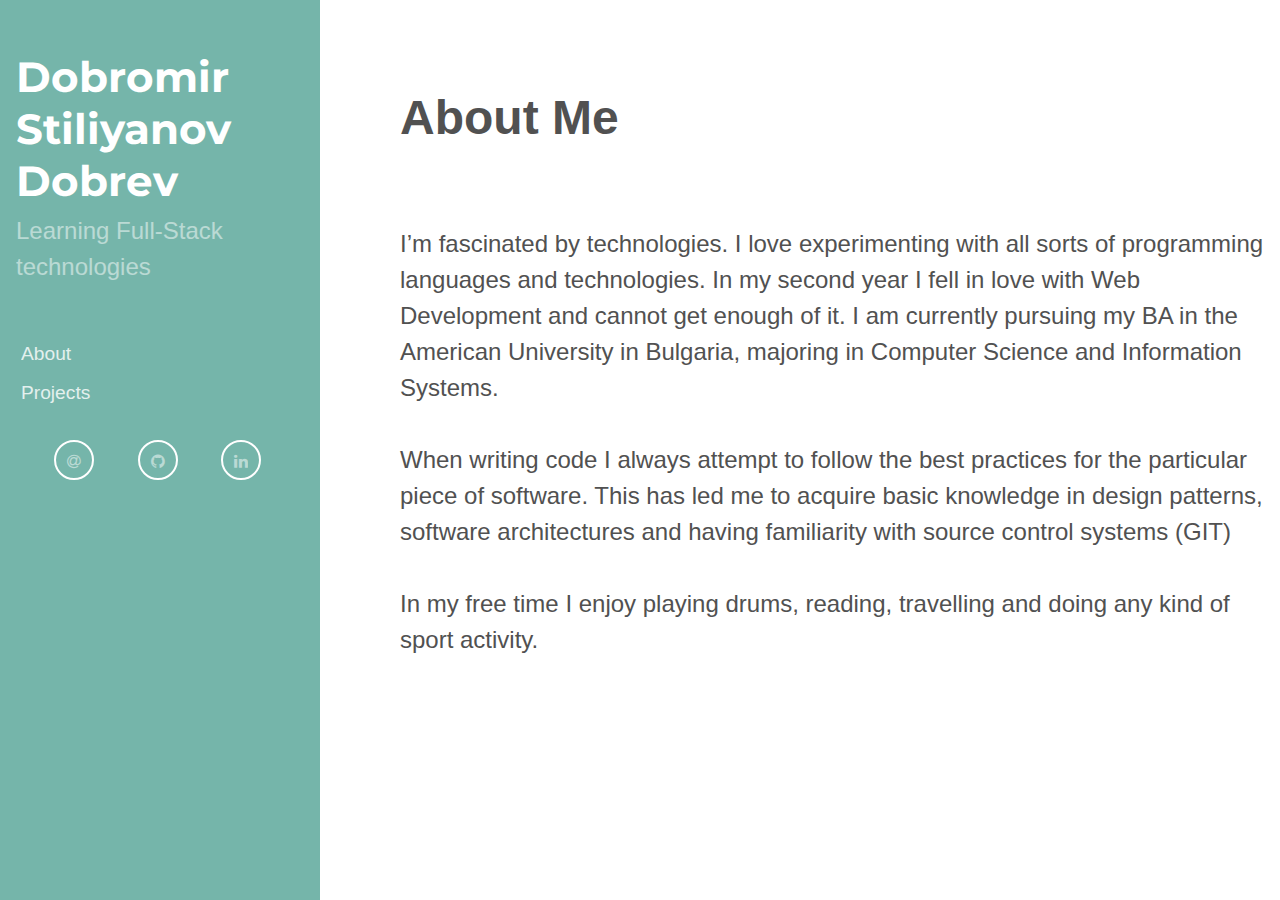
<file: about.html>
<!DOCTYPE html>
<html lang="en">
<head>
      <!--
    Design Inspired by Anjana Vakil
    https://vakila.github.io/
-->
    <meta charset="UTF-8">
    <meta name="viewport" content="width=device-width, initial-scale=1.0">
    <title>About me &middot; Dobromir Stiliyanov Dobrev</title>
    <link rel="stylesheet" href="http://fonts.googleapis.com/css?family=PT+Sans:400,400italic,700|Abril+Fatface">
    <link rel="stylesheet" href="https://maxcdn.bootstrapcdn.com/font-awesome/4.4.0/css/font-awesome.min.css">
    <link href='https://fonts.googleapis.com/css?family=Montserrat:400,700' rel='stylesheet' type='text/css'>
    <link rel="stylesheet" href="style.css">
</head>
<body>

<!--Left Side-->
<div id="left_side">
        <a href="index.html"id="name">Dobromir Stiliyanov Dobrev</a>
        <div id="saying">Learning Full-Stack technologies</div>
    <nav id="left_side_nav">
        <a id ="about" href="about.html">About</a>
        <a id="projects"href="projects.html">Projects</a>
    </nav>
    <!--Social Media-->
    <ul class="list-inline" id="sidebar-buttons">
        <li>
            <a href="mailto:dobromirdobrev1999@gmail.com" class="btn-social btn-outline" title="E-Mail me">
                <i class="fa fa-fw fa-at"></i>
            </a>
        </li>
        <li>
            <a href="https://github.com/Dobri991" target="_blank" class="btn-social btn-outline" title="dobri991 on GitHub">
                <i class="fa fa-fw fa-github"></i>
            </a>
        </li>
        <li>
            <a href="https://www.linkedin.com/in/dobromir-dobrev-7965731a6/" target="_blank" class="btn-social btn-outline" title="Dobromir Dobrev on LinkedIn">
                <i class="fa fa-fw fa-linkedin"></i>
            </a>
        </li>
    </ul>
</div>
<!--Right side-->
<div id="right_side">
    <h1>About Me</h1> <br><br>

    <p>I’m fascinated by technologies. I love experimenting with all sorts of programming languages and technologies. In my second year I fell in love with Web Development and cannot get enough of it.
        I am currently pursuing my BA in the American University in Bulgaria, majoring in Computer Science and Information Systems. 
        </p>
        <br>
        <p>
            When writing code I always attempt to follow the best practices for the particular piece of software.
            This has led me to acquire basic knowledge in design patterns, software architectures and having familiarity with source control systems (GIT)
        </p>
        <br>
        <p>In my free time I enjoy playing drums, reading, travelling and doing any kind of sport activity.</p>
</div>

</body>
</html>
</file>
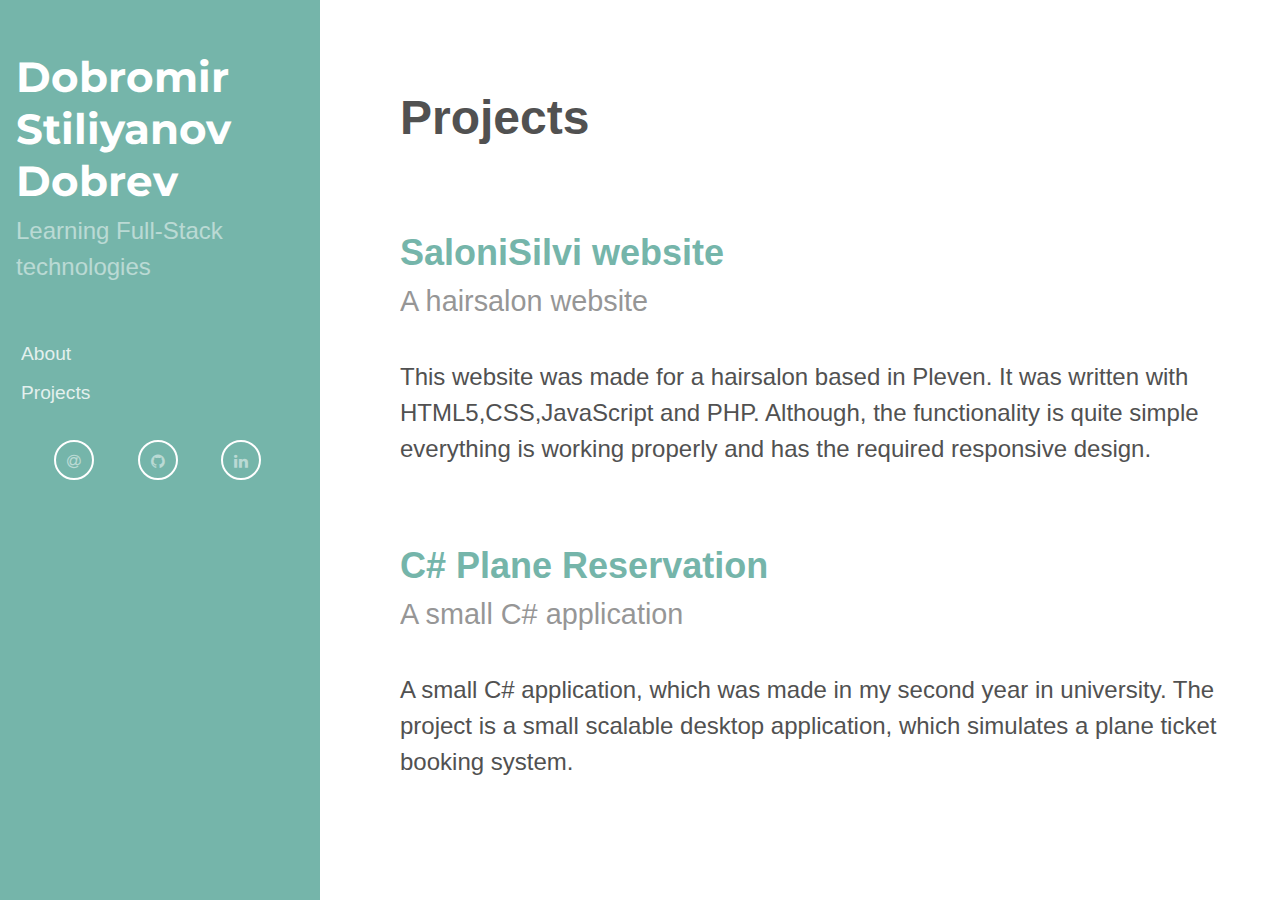
<file: projects.html>
<!DOCTYPE html>
<html lang="en">
<head>
    <meta charset="UTF-8">
    <meta name="viewport" content="width=device-width, initial-scale=1.0">
    <title>Projects &middot; Dobromir Stiliyanov Dobrev</title>
  <!--
    Design Inspired by Anjana Vakil
    https://vakila.github.io/
-->
    <link rel="stylesheet" href="http://fonts.googleapis.com/css?family=PT+Sans:400,400italic,700|Abril+Fatface">
    <link rel="stylesheet" href="https://maxcdn.bootstrapcdn.com/font-awesome/4.4.0/css/font-awesome.min.css">
    <link href='https://fonts.googleapis.com/css?family=Montserrat:400,700' rel='stylesheet' type='text/css'>
    <link rel="stylesheet" href="style.css">
</head>
<body>

<div id="left_side">
        <a href="index.html"id="name">Dobromir Stiliyanov Dobrev</a>
        <div id="saying">Learning Full-Stack technologies</div>
    <nav id="left_side_nav">
        <a id ="about" href="about.html">About</a>
        <a id="projects"href="projects.html">Projects</a>
    </nav>
    <!--Social Media-->
    <ul class="list-inline" id="sidebar-buttons">
        <li>
            <a href="mailto:dobromirdobrev1999@gmail.com" class="btn-social btn-outline" title="E-Mail me">
                <i class="fa fa-fw fa-at"></i>
            </a>
        </li>
        <li>
            <a href="https://github.com/Dobri991" target="_blank" class="btn-social btn-outline" title="dobri991 on GitHub">
                <i class="fa fa-fw fa-github"></i>
            </a>
        </li>
        <li>
            <a href="https://www.linkedin.com/in/dobromir-dobrev-7965731a6/" target="_blank" class="btn-social btn-outline" title="Dobromir Dobrev on LinkedIn">
                <i class="fa fa-fw fa-linkedin"></i>
            </a>
        </li>
    </ul>
</div>
    <div id="right_side">
        <h1>Projects</h1>
        <!--Projects-->
        <div id="projects">
            <div class="project post">
                <br><br>
                <h2><a href="http://salonisilvi.com/MainPage/index.php">SaloniSilvi website</a></h2>
               <p id="project_info">A hairsalon website</p>
               <br>
               <p>This website was made for a hairsalon based in Pleven. It was written with HTML5,CSS,JavaScript and PHP. Although, the functionality is quite simple
                   everything is working properly and has the required responsive design.
               </p>
            </div>
            <div id="projects">
                <div class="project post">
                    <br><br>
                    <h2><a href="https://github.com/Dobri991/C--Flight">C# Plane Reservation</a></h2>
                   <p id="project_info">A small C# application</p>
                   <br>
                   <p>A small C# application, which was made in my second year in university. The project is a small scalable desktop application, which simulates a plane ticket booking system.
                   </p>
                </div>
        </div>  
    </div>

</body>
</html>
</file>
<file: style.css>
/*
    Design Inspired by Anjana Vakil
    https://vakila.github.io/
*/

*{
    padding: 0;
    margin: 0;
    box-sizing: border-box;
    -webkit-appearance: auto;
}
html {
    -webkit-appearance: auto;
    text-rendering: optimizeLegibility;
    font-family: Helvetica, Arial, sans-serif;
    line-height: 1.5;
}
body {
    color: #515151;
    background-color: #fff;
    -webkit-text-size-adjust: 100%;
    -ms-text-size-adjust: 100%;
}

#left_side{
    overflow: hidden;
    position: fixed;
    width: 25%;
    float: left;
    height: 100%;
    padding: 2rem 1rem;
    background-color: #75b5aa;
    color: rgba(255,255,255,.5);
}
#name{
    padding-bottom: 5px;
    padding-top: 20px;
    font-family: "Montserrat", sans-serif;
    font-size: 4rem;    
    color: white;
    text-decoration: none;
    font-weight: bold;
    line-height: 1.25;
}
#saying{
    padding-bottom: 50px;
    font-size: 2rem;
    font-weight: 300;
    color: #fff;
    opacity: 0.5;
}
#left_side_nav{
    display: flex;
    flex-direction: column;
}
#left_side_nav #projects, #about{
    padding: 5px;
    text-decoration: none;
    color: #fff;
    opacity: 0.8;
    font-size: 1.2rem;
}

.list-inline {
    padding-left: 0;
    list-style: none;
    margin-left: -5px;
    display: flex;
    justify-content: space-evenly;
}/* Adapted from Alexandre Vicenzi https://alexandrevicenzi.com/ */
.btn-social {
    display: inline-block;
    border: 2px solid #fff;
    border-radius: 100%;
    text-align:center;
    width: 2.5em;
    height: 2.5em;
    font-size: 2em;
    line-height: 2.5em;
}
.btn-outline {
    margin-top: 3vh;
    border: solid 2px #fff;
    font-size: 1em;
}
a.btn-outline {
    color: inherit;
}
#left_side a:hover {
    opacity: 0.7;
    text-decoration: none;
}

#left_side a:active {
    opacity: 0.5;
    text-decoration: none;
}

#credits {
  font-size: 0.8em;
}

#credits a {
    opacity: 0.75;
    text-decoration: none;
}

/*a.btn-outline:active,*/
a.btn-outline:hover {
    opacity: .75;
    background: 0;
    color: #fff;
    overflow: hidden;
}

a.btn-outline:active {
    opacity: 1;
    background: #fff;
    color: inherit;
}

.blog-nav {
    margin-top: -2em;
    margin-bottom: .5em;
    text-align: center;
}
.fa {
    display: inline-block;
    font: normal normal normal 14px/1 FontAwesome;
    font-size: inherit;
    text-rendering: auto;
    -webkit-font-smoothing: antialiased;
    -moz-osx-font-smoothing: grayscale;
}
.fa-fw {
    width: 1.28571429em;
    text-align: center;
}
/*Right Side Functionality / Projects*/
#right_side{
    z-index: 1010101010;
    width: 70%;
    float: right;
    padding: 2rem 1rem;
   margin-top: 50px;
   padding-bottom: 20px;
   font-family: "Helvetica Neue", Helvetica, Arial, sans-serif;
   font-size: 1.5rem;
   line-height: 1.5;
}
.project a {
    text-decoration: none;
    color: #75b5aa;
}
.project a:hover{
    text-decoration: underline;
    color: #75b5aa;
}
#project_info{
    padding-bottom: 0px;
    font-size: 1.8rem;
    font-weight: 300;
    color: #515151;
    opacity: 0.6;
}
/*-----------------------------------------------------------*/
/*Media Queries for 600px screens*/
@media only screen and (max-width:600px){
    #left_side{
        height: 25rem;
    }
    #project_info{
        font-size: 1rem;
    }
    #name{
        padding-bottom: 5px;
        padding-top: 20px;
        font-family: "Montserrat", sans-serif;
        font-size: 2rem;    
    }
    #saying{
        padding-bottom: 0px;
        font-size: 1rem;
        font-weight: 300;
        color: #fff;
        opacity: 0.5;
    }
}
/*Media Queries for 800px screens*/
@media only screen and (max-width:800px){
    #project_info{
        padding-bottom: 0px;
        font-size: 1.2rem;
        font-weight: 300;
        color: #515151;
        opacity: 0.6;
    }
#left_side{
    overflow: hidden;
    position: relative;
    width: 100%;
    height: 24rem;
    padding: 2rem 1rem;
    background-color: #75b5aa;
    color: rgba(255,255,255,.5);
    text-align: left;
}
#name{
    padding-bottom: 5px;
    padding-top: 20px;
    font-family: "Montserrat", sans-serif;
    font-size: 2.8rem;    
    color: white;
    text-decoration: none;
    font-weight: bold;
    line-height: 1.25;
}
#saying{
    padding-bottom: 0px;
    font-size: 1.25rem;
    font-weight: 300;
    color: #fff;
    opacity: 0.5;
}
#left_side_nav{
    display: flex;
    flex-direction: column;
}
#left_side_nav #projects, #about{
    padding: 5px;
    text-decoration: none;
    color: #fff;
    opacity: 0.8;
}

.list-inline {
    padding-left: 0;
    list-style: none;
    margin-left: -5px;
    display: flex;
    justify-content: space-evenly;
}

/* Adapted from Alexandre Vicenzi https://alexandrevicenzi.com/ */
.btn-social {
    display: inline-block;
    border: 2px solid #fff;
    border-radius: 100%;
    text-align:center;
    width: 2.5em;
    height: 2.5em;
    font-size: 2em;
    line-height: 2.5em;
}
.btn-outline {
    margin-top: 3vh;
    border: solid 2px #fff;
    font-size: 1em;
}
a.btn-outline {
    color: inherit;
}
#left_side a:hover {
    opacity: 0.7;
    text-decoration: none;
}

#left_side a:active {
    opacity: 0.5;
    text-decoration: none;
}

#credits {
  font-size: 0.8em;
}

#credits a {
    opacity: 0.75;
    text-decoration: none;
}

/*a.btn-outline:active,*/
a.btn-outline:hover {
    opacity: .75;
    background: 0;
    color: #fff;
    overflow: hidden;
}

a.btn-outline:active {
    opacity: 1;
    background: #fff;
    color: inherit;
}

.blog-nav {
    margin-top: -2em;
    margin-bottom: .5em;
    text-align: center;
}
.fa {
    display: inline-block;
    font: normal normal normal 14px/1 FontAwesome;
    font-size: inherit;
    text-rendering: auto;
    -webkit-font-smoothing: antialiased;
    -moz-osx-font-smoothing: grayscale;
}
.fa-fw {
    width: 1.28571429em;
    text-align: center;
}
/*Right Side Functionality / Projects*/
#right_side{
padding: 2rem 1rem;
   margin-top: 50px;
   padding-bottom: 20px;
   font-family: "Helvetica Neue", Helvetica, Arial, sans-serif;
   font-size: 16px;
   line-height: 1.5;
   z-index: 0;
   width: 100%;
   float: right;
}
/* #projects{

} */
}
@media only screen and (max-width:1024px){
    #name{
        font-size: 2.4rem;    
    }
    #saying{
    font-size: 1.5rem;

    }

}
@media only screen and (max-width:1440px){
    #name{
        font-size: 2.6rem;    
    }
    #saying{
    font-size: 1.5rem;

    }

}
</file>
